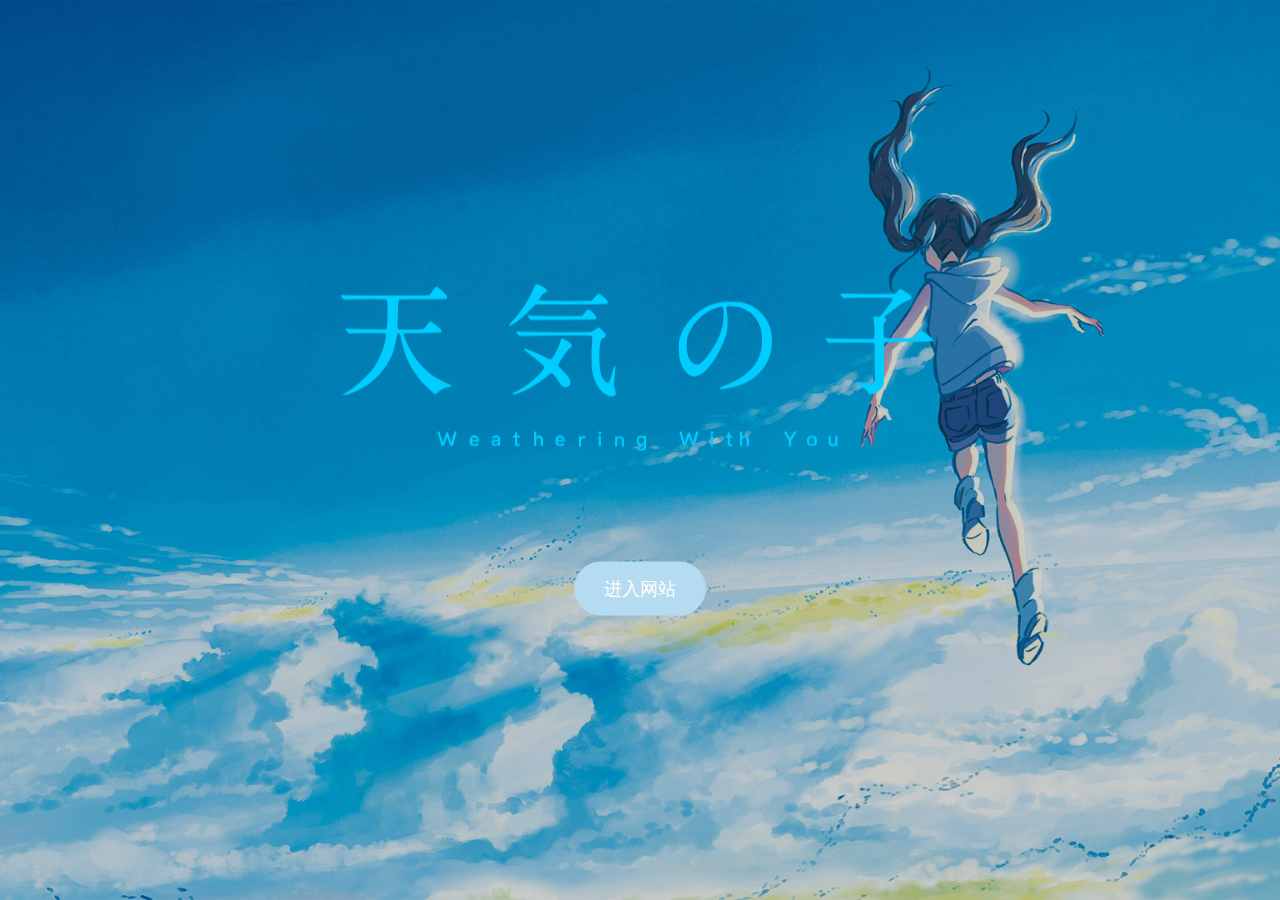
<file: index.html>
<!DOCTYPE html>
<html lang="zh">
<head>
    <meta charset="UTF-8">
    <meta name="viewport" content="width=device-width, initial-scale=1.0">
    <title>天气之子-启动页</title>
    <link rel="stylesheet" href="styles/styles1.css">
</head>
<body>
        <!-- 背景图片 -->
        <div class="bg-image"></div>

        <!-- 内容层 -->
        <div class="content">
            <img src="./imgs/logo.png" alt="天气之子 Logo" class="logo">
            <button id="enter-button">进入网站</button>
        </div>

    <!-- 引入 JavaScript 文件 -->
    <script src="./scripts/scripts1.js"></script>
</body>
</html>
</file>
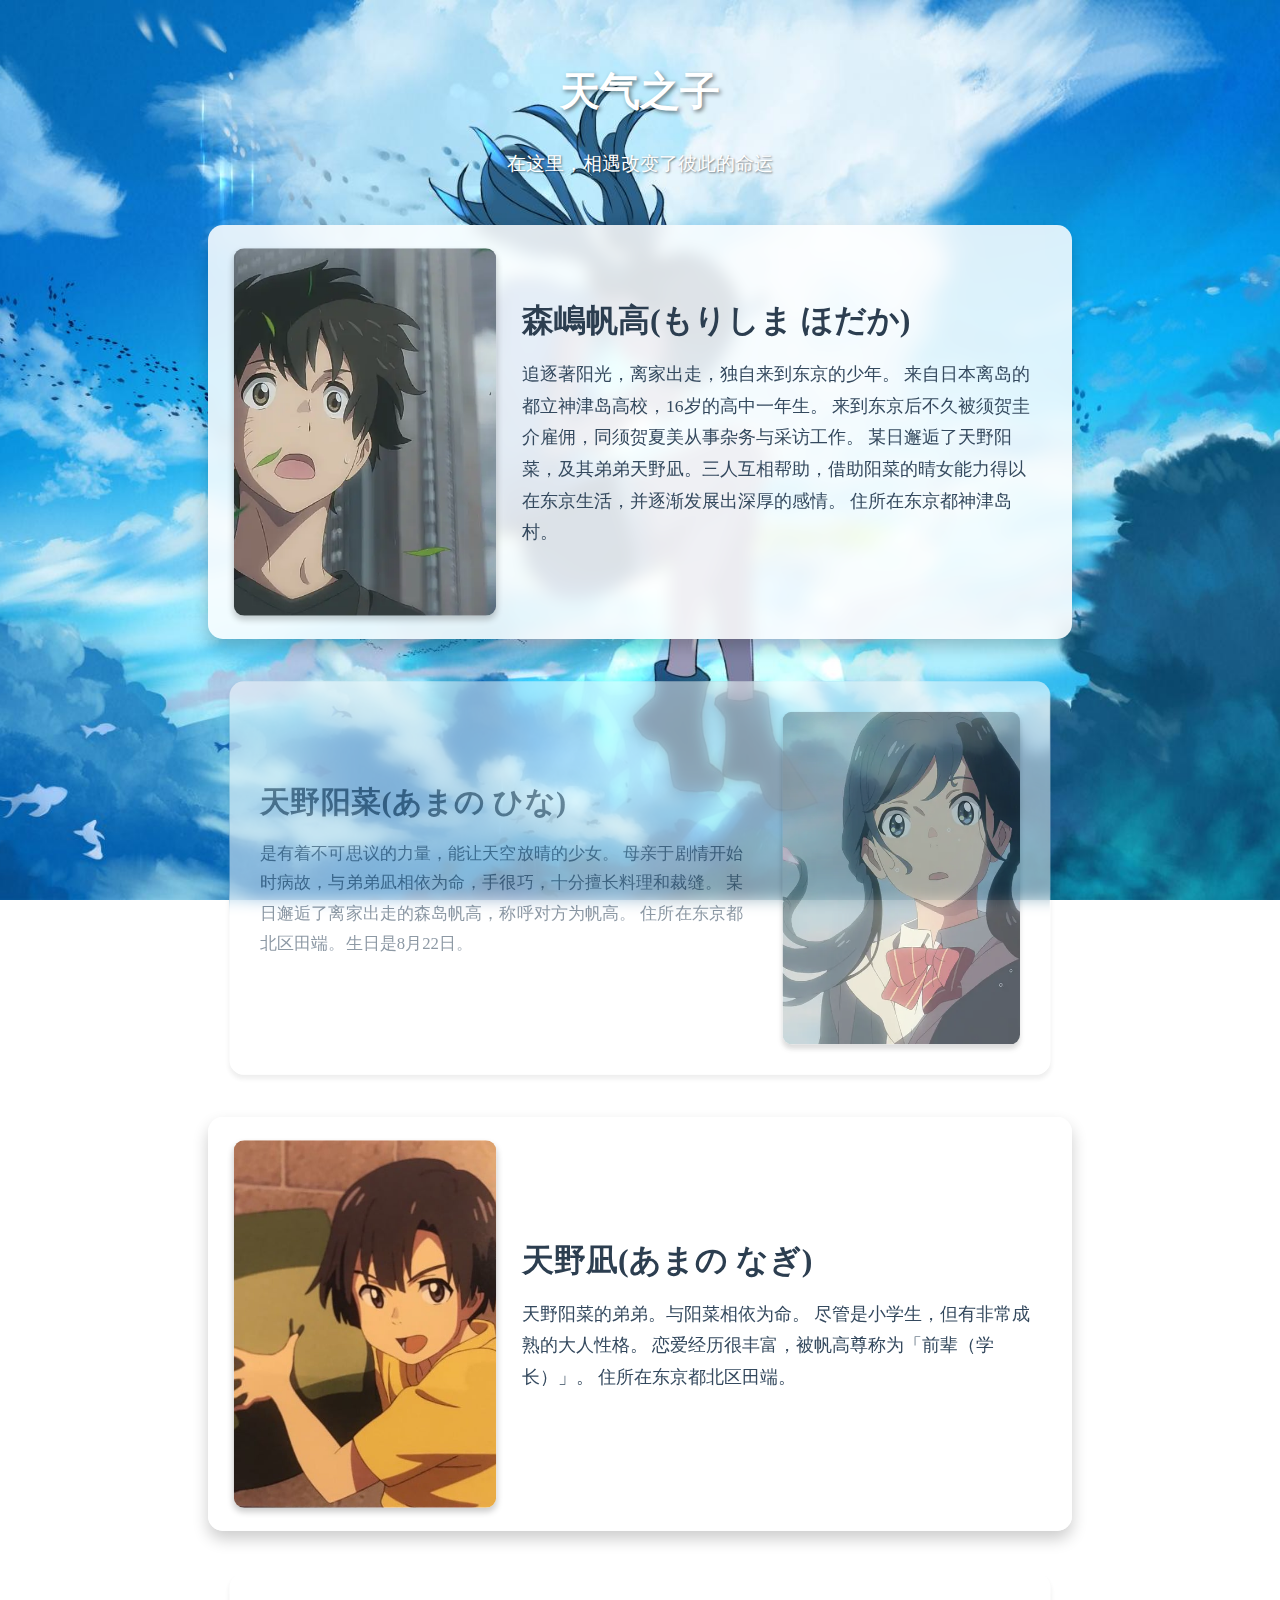
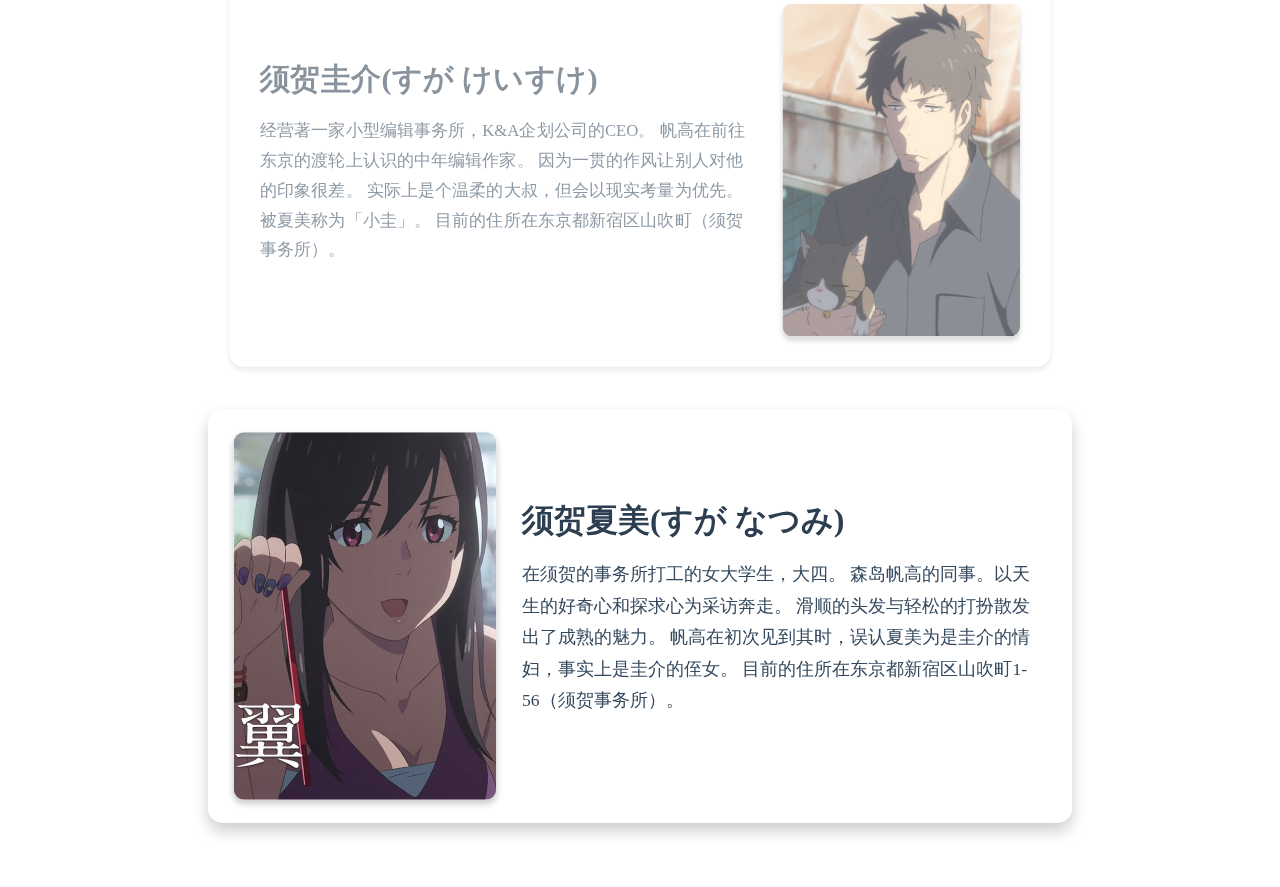
<file: characters.html>
<!DOCTYPE html>
<html lang="zh">
<head>
    <meta charset="UTF-8">
    <meta name="viewport" content="width=device-width, initial-scale=1.0">
    <title>人物介绍</title>
    <link rel="stylesheet" href="styles/styles4.css">
</head>
<body>
    <div class="container">
        <h1>天气之子</h1>
        <div class="subtitle">在这里，相遇改变了彼此的命运</div>

        <div class="card active">
            <img src="./imgs/男主.webp" alt="森嶋帆高">
            <div class="card-content">
                <h2>森嶋帆高(もりしま ほだか)</h2>
                <p>追逐著阳光，离家出走，独自来到东京的少年。

                    来自日本离岛的都立神津岛高校，16岁的高中一年生。
                    
                    来到东京后不久被须贺圭介雇佣，同须贺夏美从事杂务与采访工作。
                    
                    某日邂逅了天野阳菜，及其弟弟天野凪。三人互相帮助，借助阳菜的晴女能力得以在东京生活，并逐渐发展出深厚的感情。
                    
                    住所在东京都神津岛村。</p>
            </div>
        </div>

        <div class="card reverse">
            <img src="./imgs/15.webp" alt="天野阳菜">
            <div class="card-content">
                <h2>天野阳菜(あまの ひな)</h2>
                <p>是有着不可思议的力量，能让天空放晴的少女。

                    母亲于剧情开始时病故，与弟弟凪相依为命，手很巧，十分擅长料理和裁缝。
                    
                    某日邂逅了离家出走的森岛帆高，称呼对方为帆高。
                    
                    住所在东京都北区田端。生日是8月22日。</p>
            </div>
        </div>

        <div class="card active">
            <img src="./imgs/天野凪.jpg" alt="天野凪">
            <div class="card-content">
                <h2>天野凪(あまの なぎ)</h2>
                <p>天野阳菜的弟弟。与阳菜相依为命。

                    尽管是小学生，但有非常成熟的大人性格。
                    
                    恋爱经历很丰富，被帆高尊称为「前辈（学长）」。
                    
                    住所在东京都北区田端。</p>
            </div>
        </div>

        <div class="card reverse">
            <img src="./imgs/须贺圭介.jpg" alt="须贺圭介">
            <div class="card-content">
                <h2>须贺圭介(すが けいすけ)</h2>
                <p>经营著一家小型编辑事务所，K&A企划公司的CEO。

                    帆高在前往东京的渡轮上认识的中年编辑作家。
                    
                    因为一贯的作风让别人对他的印象很差。
                    
                    实际上是个温柔的大叔，但会以现实考量为优先。
                    
                    被夏美称为「小圭」。
                    
                    目前的住所在东京都新宿区山吹町（须贺事务所）。</p>
            </div>
        </div>

        <div class="card active">
            <img src="./imgs/须贺夏美.jpg" alt="须贺夏美">
            <div class="card-content">
                <h2>须贺夏美(すが なつみ)</h2>
                <p>在须贺的事务所打工的女大学生，大四。

                    森岛帆高的同事。以天生的好奇心和探求心为采访奔走。
                    
                    滑顺的头发与轻松的打扮散发出了成熟的魅力。
                    
                    帆高在初次见到其时，误认夏美为是圭介的情妇，事实上是圭介的侄女。
                    
                    目前的住所在东京都新宿区山吹町1-56（须贺事务所）。</p>
            </div>
        </div>
    </div>

    <script src="scripts/scripts3.js"></script>
</body>
</html>
</file>
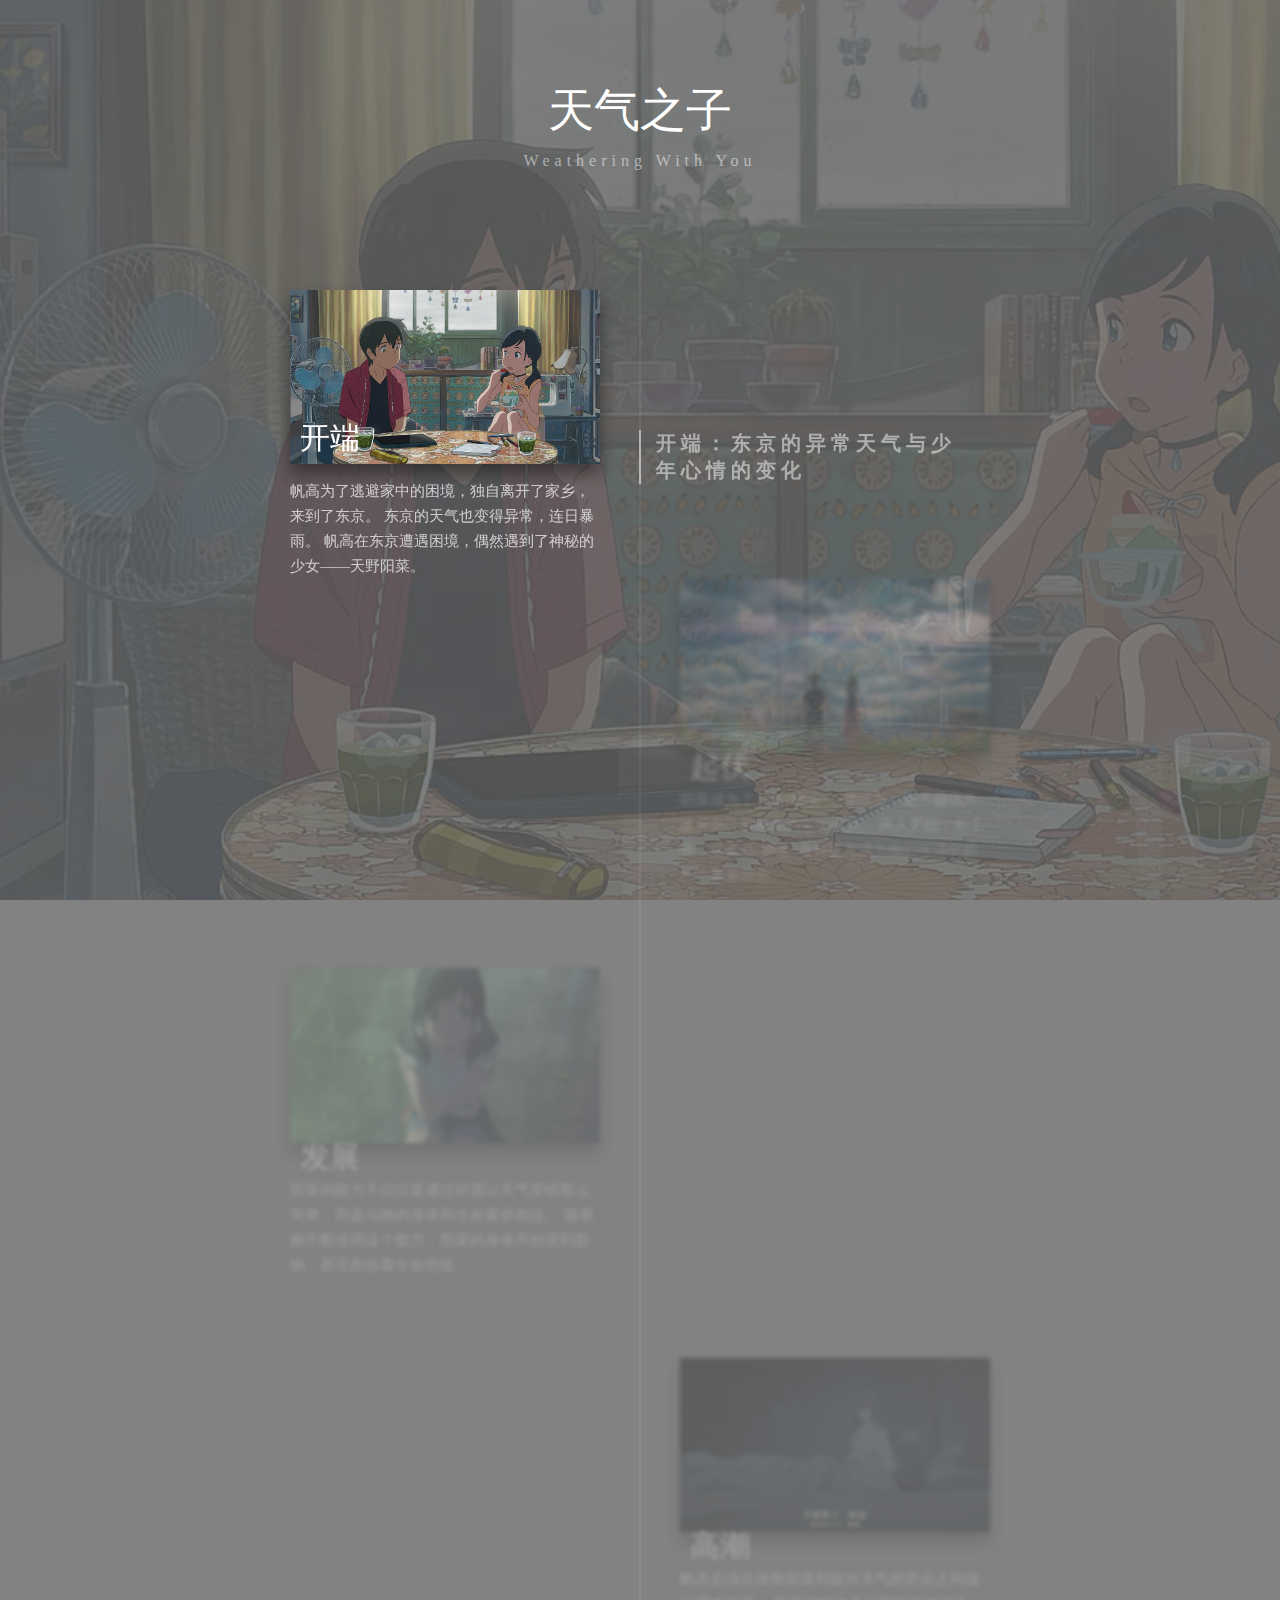
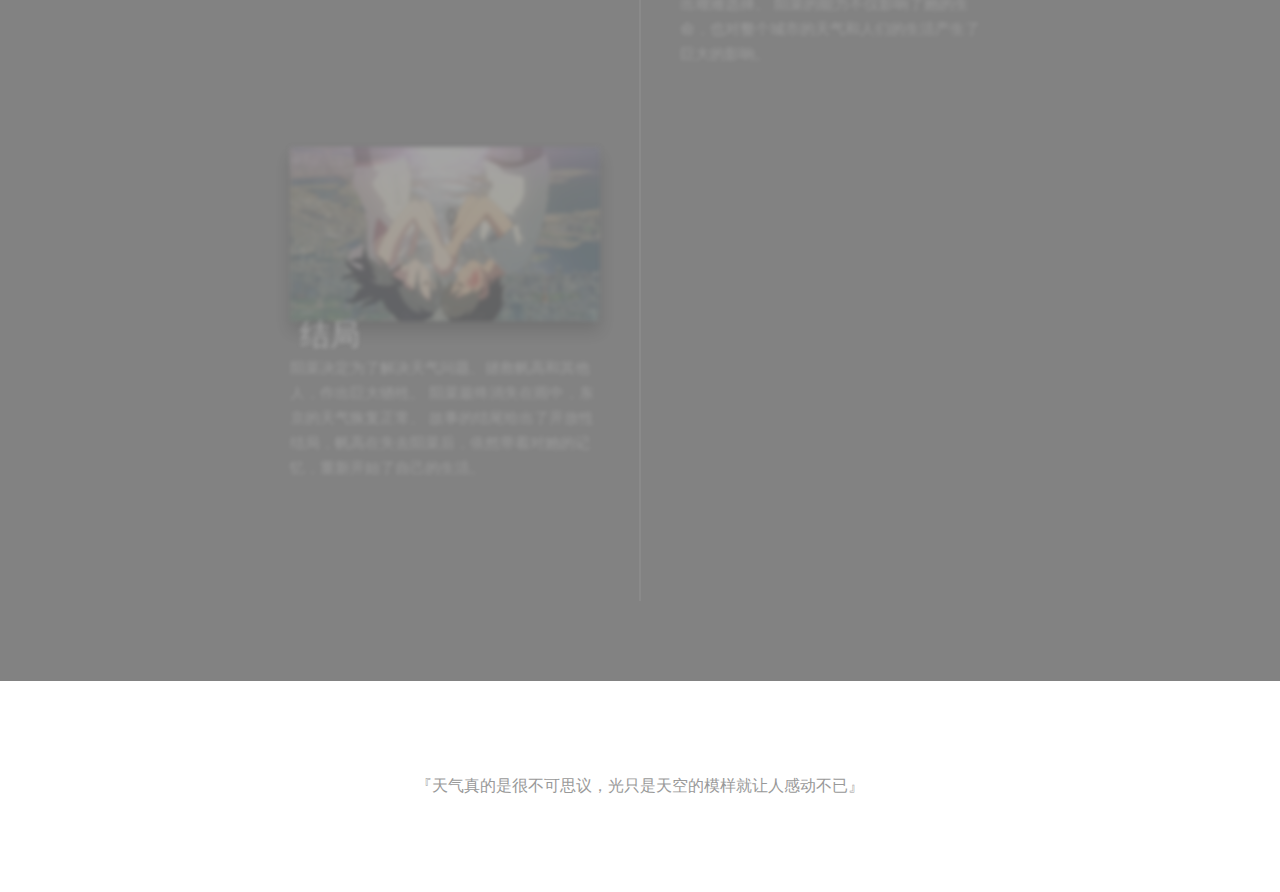
<file: plot.html>
<!DOCTYPE html>
<html lang="zh">

<head>
    <meta charset="UTF-8">
    <meta http-equiv="X-UA-Compatible" content="IE=edge">
    <meta name="viewport" content="width=device-width, initial-scale=1.0">
    <title>剧情介绍</title>
    <link rel="stylesheet" href="styles/styles3.css">
</head>

<body>

    <div class="shell" id="shell">
        <div class="header">
            <h2 class="title">天气之子</h2>
            <h3 class="subtitle">Weathering With You</h3>
        </div>
        <div class="timeline">


            <div class="item" data-text="开端：东京的异常天气与少年心情的变化">
                <div class="content">
                    <img class="img" src="./imgs/18.webp" />
                    <h2 class="content-title">开端</h2>
                    <p class="content-desc">
                        帆高为了逃避家中的困境，独自离开了家乡，来到了东京。
                        东京的天气也变得异常，连日暴雨。
                        帆高在东京遭遇困境，偶然遇到了神秘的少女——天野阳菜。
                    </p>
                </div>
            </div>

            <div class="item" data-text="阳菜的“晴女”能力">
                <div class="content">
                    <img class="img" src="./imgs/8.webp" />
                    <h2 class="content-title">起伏</h2>
                    <p class="content-desc">
                        阳菜成为了一名“晴女”，通过这一能力赚钱并改善自己和帆高的生活状况。
                        两人开始一起工作，阳菜的“晴女”身份逐渐成为他们生活中的一个重要部分。
                    </p>
                </div>
            </div>

            <div class="item" data-text="两人关系的发展与危机">
                <div class="content">
                    <img class="img" src="./imgs/20.jpg" />
                    <h2 class="content-title">发展</h2>
                    <p class="content-desc">
                        阳菜的能力不仅仅是通过祈愿让天气变晴那么简单，而是与她的身体和生命紧密相连。
                        随着她不断使用这个能力，阳菜的身体开始受到影响，甚至面临着生命危险。
                    </p>
                </div>
            </div>

            <div class="item" data-text="危机的加剧与选择">
                <div class="content">
                    <img class="img" src="./imgs/21.jpg" />
                    <h2 class="content-title">高潮</h2>
                    <p class="content-desc">
                        帆高必须在拯救阳菜和面对天气的恶化之间做出艰难选择。
                        阳菜的能力不仅影响了她的生命，也对整个城市的天气和人们的生活产生了巨大的影响。
                    </p>
                </div>
            </div>

            <div class="item" data-text="结局：牺牲与新生">
                <div class="content">
                    <img class="img" src="./imgs/14.webp" />
                    <h2 class="content-title">结局</h2>
                    <p class="content-desc">
                        阳菜决定为了解决天气问题、拯救帆高和其他人，作出巨大牺牲。
                        阳菜最终消失在雨中，东京的天气恢复正常。
                        故事的结尾给出了开放性结局，帆高在失去阳菜后，依然带着对她的记忆，重新开始了自己的生活。
                </div>
            </div>
        </div>
    </div>
    <div class="footer">
        <a>『天气真的是很不可思议，光只是天空的模样就让人感动不已』</a>
    </div>

    <script src="https://cdnjs.cloudflare.com/ajax/libs/jquery/3.1.0/jquery.min.js"></script>
    <script src="scripts/scripts2.js"></script>
</body>

</html>
</file>
<file: styles/styles1.css>
/* 启动页样式 */

/* 背景图片 */
.bg-image {
    position: absolute;
    top: 0;
    left: 0;
    width: 100%;
    height: 100%;
    background-image: url('../imgs/封面.jpg'); /* 背景图路径 */
    background-size: cover;
    background-position: center;
    z-index: -1;
    filter: brightness(0.8); /* 调整背景亮度以突出前景内容 */
}

/* 内容层居中 */
.content {
    position: absolute;
    top: 50%;
    left: 50%;
    transform: translate(-50%, -50%);
    text-align: center;
    color: #fff;
    display: flex; /* 使用 Flexbox */
    flex-direction: column; /* 垂直排列 */
    align-items: center; /* 水平居中 */
    justify-content: center; /* 垂直居中 */
}

/* LOGO 样式 */
.logo {
    display: flex;
    align-items: flex-end;  /* 将logo容器对齐到底部 */
    padding-bottom: 8px;    /* 微调底部位置 */
    margin-bottom: 50px;  /* 添加这行，在logo下方增加间距 */
}

.logo img {
    height: 30px;
    width: auto;
    vertical-align: middle;
    margin-bottom: 2%;    /* 给图片添加一点底部边距 */
}

/* 按钮样式 */
#enter-button {
    margin-top: 50px;  /* 添加这行，增加按钮的上边距 */
    background-color: #b5dbf1; /* 设置按钮的背景色 */
    color: white; /* 按钮文字颜色 */
    font-size: 18px; /* 设置按钮字体大小 */
    padding: 15px 30px; /* 设置按钮的内边距 */
    border: none; /* 移除默认的边框 */
    border-radius: 30px; /* 设置按钮圆角 */
    cursor: pointer; /* 设置鼠标悬停时显示为手形 */
    transition: background-color 0.3s, transform 0.2s; /* 按钮过渡效果 */
}

/* 鼠标悬停时按钮效果 */
#enter-button:hover {
    background-color: #aedba9; /* 鼠标悬停时的背景色 */
    transform: translateY(-3px); /* 鼠标悬停时按钮轻微上移 */
}

/* 鼠标按下时按钮效果 */
#enter-button:active {
    background-color: #baf8cf; /* 按钮点击时的背景色 */
    transform: translateY(1px); /* 点击时按钮下沉 */
}
</file>
<file: styles/styles4.css>
body {
    margin: 0;
    min-height: 100vh;
    background: url('../imgs/1.jpg') center/cover fixed;
    color: #333;
    display: flex;
    justify-content: center;
    align-items: center;
}

.container {
    padding: 2rem;
    width: 100%;
    max-width: 1200px;
}

h1 {
    text-align: center;
    color: white;
    font-size: 2.5rem;
    margin: 2rem 0;
    text-shadow: 2px 2px 4px rgba(0,0,0,0.5);
}

.subtitle {
    text-align: center;
    color: white;
    font-size: 1.2rem;
    margin-bottom: 3rem;
    text-shadow: 1px 1px 2px rgba(0,0,0,0.5);
}

.card {
    backdrop-filter: blur(8px);
    background-color: rgba(255, 255, 255, 0.7);
    border-radius: 15px;
    padding: 2rem;
    display: flex;
    align-items: center;
    gap: 2rem;
    margin: 2rem auto;
    max-width: 800px;
    box-shadow: 0 4px 6px rgba(0,0,0,0.1);
    transition: all 0.3s ease;
    opacity: 0.7;
    transform: scale(0.95);
}

.card.active {
    opacity: 1;
    transform: scale(1);
    background-color: rgba(255, 255, 255, 0.85);
    box-shadow: 0 8px 16px rgba(0,0,0,0.2);
}

.card.reverse {
    flex-direction: row-reverse;
}

.card img {
    width: 250px;
    height: 350px;
    object-fit: cover;
    border-radius: 10px;
    box-shadow: 0 4px 6px rgba(0,0,0,0.2);
    transition: transform 0.3s ease;
}

.card.active img {
    transform: scale(1.05);
}

.card-content {
    flex: 1;
    opacity: 0.8;
    transition: opacity 0.3s ease;
}

.card.active .card-content {
    opacity: 1;
}

.card-content h2 {
    margin-top: 0;
    color: #2c3e50;
    font-size: 2rem;
    margin-bottom: 1rem;
}

.card-content p {
    line-height: 1.8;
    margin: 1rem 0;
    font-size: 1.1rem;
    color: #34495e;
}

@media (max-width: 768px) {
    .container {
        padding: 1rem;
    }
    
    .card {
        flex-direction: column;
        text-align: center;
        margin: 1rem;
        padding: 1.5rem;
    }
    
    .card.reverse {
        flex-direction: column;
    }
    
    .card img {
        width: 200px;
        height: 300px;
    }
    
    .card-content h2 {
        font-size: 1.8rem;
    }
    
    .card-content p {
        font-size: 1rem;
    }
}
</file>
<file: styles/styles3.css>
* {
    padding: 0;
    margin: 0;
}

.shell {
    width: 100%;
    position: relative;
    padding: 80px 0;
    background-attachment: fixed;
    background-size: cover;
}

.shell:before {
    position: absolute;
    left: 0;
    top: 0;
    width: 100%;
    height: 100%;
    background: rgba(99, 99, 99, 0.8);
    content: "";
}

.header {
    width: 100%;
    text-align: center;
    margin-bottom: 80px;
    position: relative;
}

.title {
    color: #fff;
    font-size: 46px;
    font-weight: normal;
    margin: 0;
}

.timeline {
    display: flex;
    margin: 0 auto;
    flex-wrap: wrap;
    flex-direction: column;
    max-width: 700px;
    position: relative;
}

.content-title {
    font-weight: normal;
    font-size: 30px;
    margin: -10px 0 0 0;
    transition: 0.4s;
    padding: 0 10px;
    box-sizing: border-box;
    color: #fff;
}

.content-desc {
    margin: 0;
    font-size: 15px;
    box-sizing: border-box;
    color: rgba(255, 255, 255, 0.7);
    line-height: 25px;
}

.timeline:before {
    position: absolute;
    left: 50%;
    width: 2px;
    height: 100%;
    margin-left: -1px;
    content: "";
    background: rgba(255, 255, 255, 0.07);
}

.item {
    padding: 40px 0;
    opacity: 0.3;
    filter: blur(2px);
    transition: 0.5s;
    box-sizing: border-box;
    width: calc(50% - 40px);
    display: flex;
    position: relative;
    transform: translateY(-80px);
}

.item:before {
    /* 设置在伪元素before中的内容  */
    content: attr(data-text);
    letter-spacing: 3px;
    width: 100%;
    position: absolute;
    color: rgba(255, 255, 255, 0.5);
    font-size: 13px;
    border-left: 2px solid rgba(255, 255, 255, 0.5);
    top: 70%;
    margin-top: -5px;
    padding-left: 15px;
    opacity: 0;
    right: calc(-100% - 56px);
    font: 900 20px '';
    letter-spacing: 5px;
}

.item:nth-child(even) {
    align-self: flex-end;
}

.item:nth-child(even):before {
    right: auto;
    text-align: right;
    left: calc(-100% - 56px);
    padding-left: 0;
    border-left: none;
    border-right: 2px solid rgba(255, 255, 255, 0.5);
    padding-right: 15px;
}

.item--active {
    opacity: 1;
    transform: translateY(0);
    filter: blur(0px);
}

.item--active:before {
    top: 50%;
    transition: 0.3s all 0.2s;
    opacity: 1;
}

.item--active .content-title {
    margin: -50px 0 20px 0;
}

.img {
    max-width: 100%;
    box-shadow: 0 10px 15px rgba(0, 0, 0, 0.4);
}

.subtitle {
    color: rgba(255, 255, 255, 0.5);
    font-size: 16px;
    letter-spacing: 5px;
    margin: 10px 0 0 0;
    font-weight: normal;
}

.footer {
    padding: 95px 0;
    text-align: center;
}

.footer a {
    color: #999;
    display: inline-block;
}

@media only screen and (max-width: 767px) {
    .item {
        align-self: baseline !important;
        width: 100%;
        padding: 0 30px 150px 80px;
    }

    .item:before {
        left: 10px !important;
        padding: 0 !important;
        top: 50px;
        text-align: center !important;
        width: 60px;
        border: none !important;
    }

    .item:last-child {
        padding-bottom: 40px;
    }
}

@media only screen and (max-width: 767px) {
    .timeline:before {
        left: 40px;
    }
}
</file>
